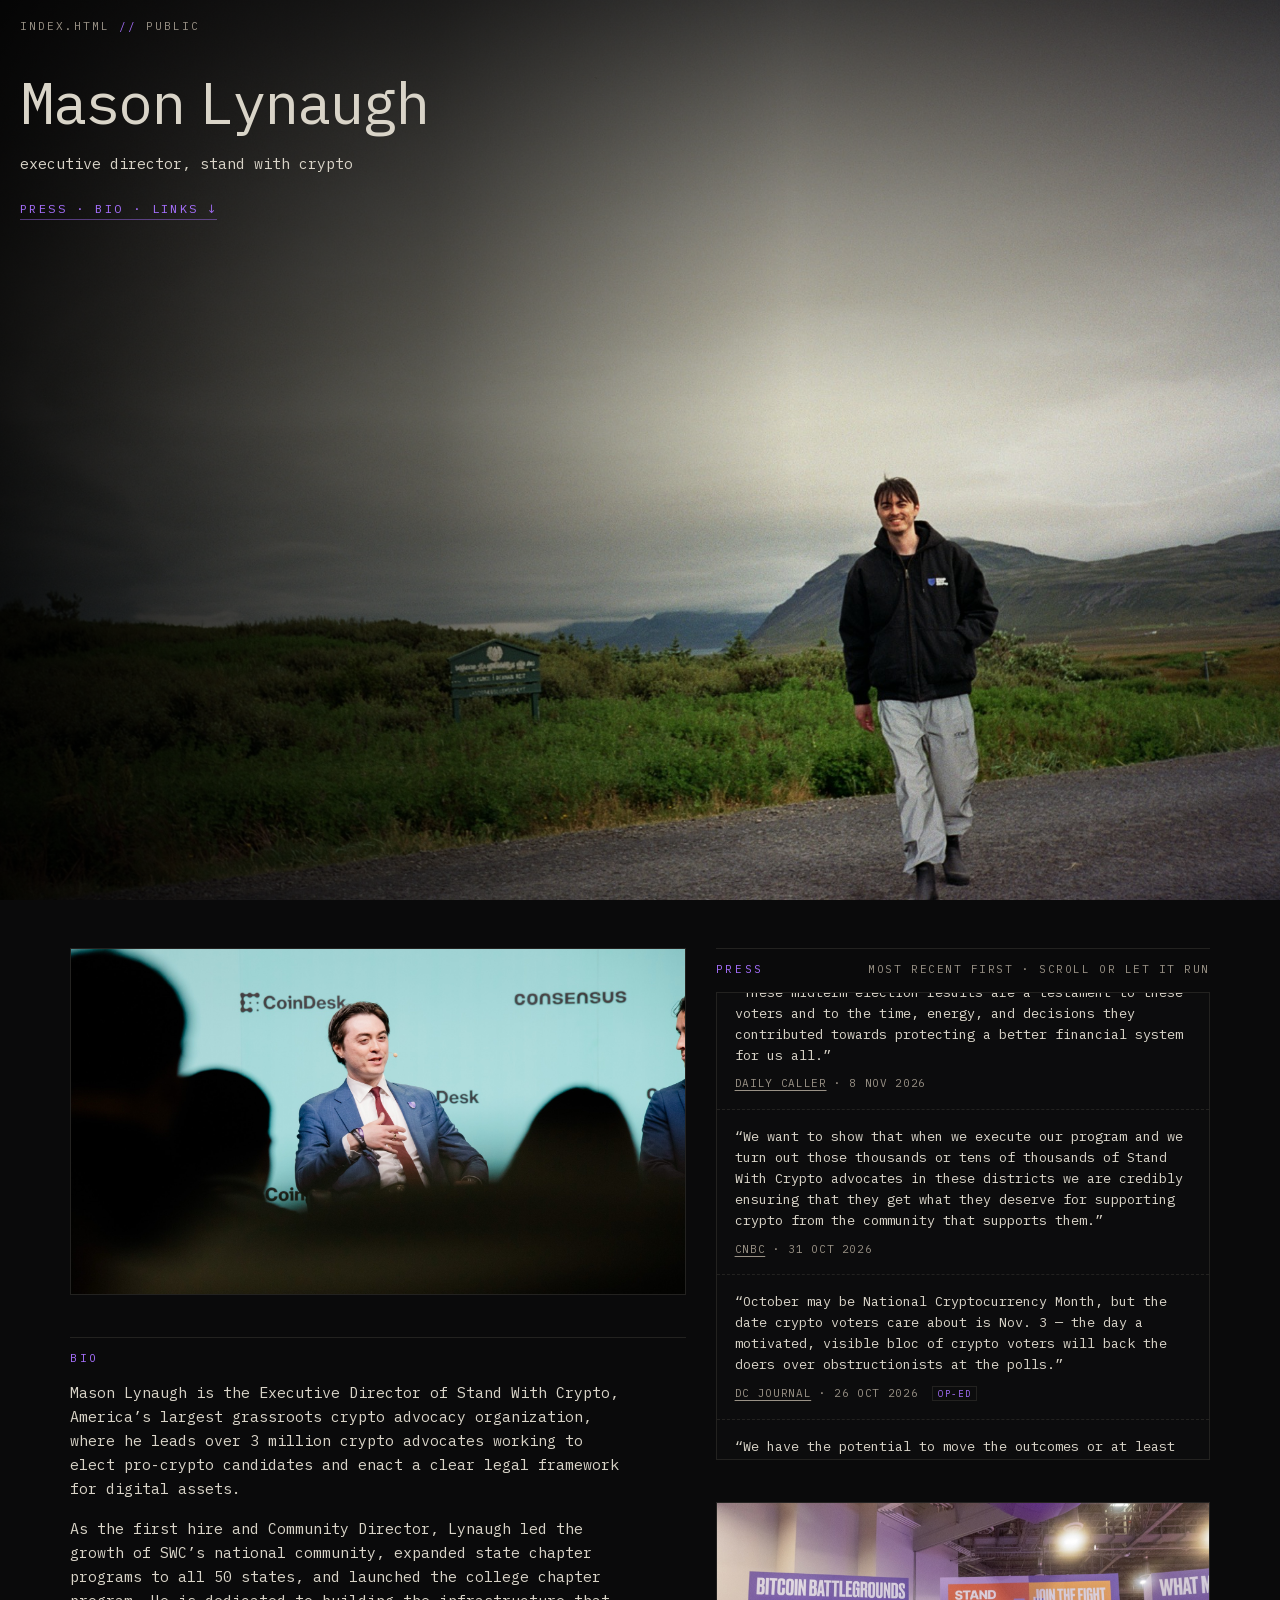
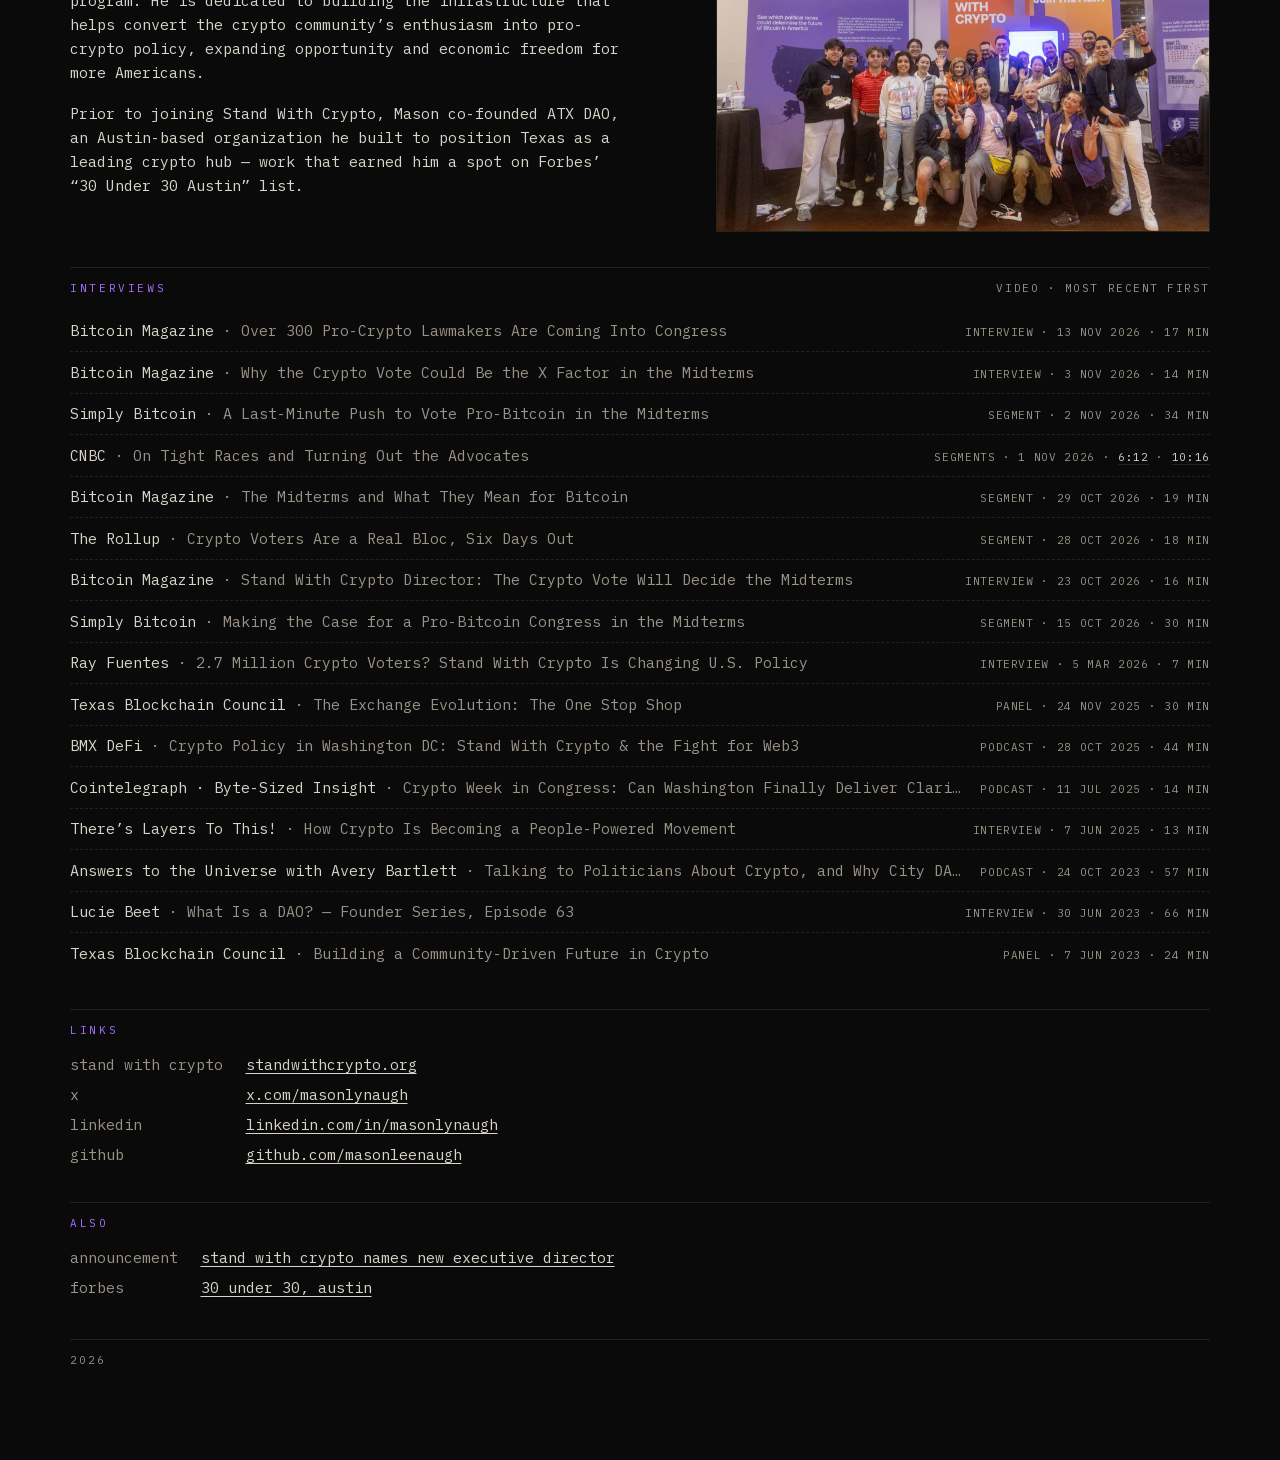
<file: index.html>
<!DOCTYPE html>
<html lang="en">
<head>
  <meta charset="utf-8" />
  <meta name="viewport" content="width=device-width, initial-scale=1" />
  <title>Mason Lynaugh — Executive Director, Stand With Crypto</title>
  <meta name="description" content="Mason Lynaugh is a community organizer serving as the Executive Director of Stand With Crypto, America's largest grassroots crypto advocacy organization." />
  <link rel="canonical" href="https://www.masonlynaugh.com/" />
  <link rel="icon" href="/favicon.svg" type="image/svg+xml" />
  <link rel="preload" href="/fonts/ibm-plex-mono-400-latin.woff2" as="font" type="font/woff2" crossorigin />

  <meta property="og:type" content="profile" />
  <meta property="og:site_name" content="Mason Lynaugh" />
  <meta property="og:title" content="Mason Lynaugh" />
  <meta property="og:description" content="Mason Lynaugh is a community organizer serving as the Executive Director of Stand With Crypto, America's largest grassroots crypto advocacy organization." />
  <meta property="og:url" content="https://www.masonlynaugh.com/" />
  <meta property="og:image" content="https://www.masonlynaugh.com/og.jpg" />
  <meta property="og:image:width" content="1200" />
  <meta property="og:image:height" content="630" />
  <meta property="og:image:alt" content="Mason Lynaugh walking a gravel road in the Westfjords, Iceland" />
  <meta property="profile:first_name" content="Mason" />
  <meta property="profile:last_name" content="Lynaugh" />

  <meta name="twitter:card" content="summary_large_image" />
  <meta name="twitter:site" content="@masonlynaugh" />
  <meta name="twitter:creator" content="@masonlynaugh" />
  <meta name="twitter:title" content="Mason Lynaugh" />
  <meta name="twitter:description" content="Mason Lynaugh is a community organizer serving as the Executive Director of Stand With Crypto, America's largest grassroots crypto advocacy organization." />
  <meta name="twitter:image" content="https://www.masonlynaugh.com/og.jpg" />
  <style>
    /* Self-hosted so the page makes no third-party request. IBM Plex Mono is
       licensed under the SIL Open Font License 1.1; see fonts/OFL.txt.
       unicode-range means the browser fetches only the subset it needs. */
    @font-face {
      font-family:"IBM Plex Mono";
      font-style:normal;
      font-weight:400;
      font-display:swap;
      src:url("/fonts/ibm-plex-mono-400-latin.woff2") format("woff2");
      unicode-range:U+0000-00FF, U+0131, U+0152-0153, U+02BB-02BC, U+02C6, U+02DA, U+02DC, U+0304, U+0308, U+0329, U+2000-206F, U+20AC, U+2122, U+2191, U+2193, U+2212, U+2215, U+FEFF, U+FFFD;
    }
    @font-face {
      font-family:"IBM Plex Mono";
      font-style:normal;
      font-weight:400;
      font-display:swap;
      src:url("/fonts/ibm-plex-mono-400-latin-ext.woff2") format("woff2");
      unicode-range:U+0100-02BA, U+02BD-02C5, U+02C7-02CC, U+02CE-02D7, U+02DD-02FF, U+0304, U+0308, U+0329, U+1D00-1DBF, U+1E00-1E9F, U+1EF2-1EFF, U+2020, U+20A0-20AB, U+20AD-20C0, U+2113, U+2C60-2C7F, U+A720-A7FF;
    }
    :root {
      --bg:#0a0a0b;
      --fg:#d9d4c8;
      --accent:#a770ff;
      --dim:#9a9286;
      --line:#232220;
    }
    * { box-sizing:border-box; margin:0; padding:0; }
    body {
      background:var(--bg);
      color:var(--fg);
      font-family:"IBM Plex Mono", ui-monospace, SFMono-Regular, "SF Mono", Menlo, Consolas, monospace;
      font-size:15px;
      line-height:1.6;
      -webkit-font-smoothing:antialiased;
    }
    ::selection { background:var(--accent); color:#000; }
    a { color:inherit; text-underline-offset:3px; }
    a:hover { background:var(--accent); color:#000; text-decoration:none; }

    /* ---------- hero ---------- */

    .hero {
      position:relative;
      min-height:100vh;
      display:flex;
      align-items:flex-start;
      padding:74px 20px 54px;
      /* figure sits low and right in frame, balancing the copy block
         sitting high on the left */
      background:#0b0b0b url("hero.jpg") 78% 62% / cover no-repeat;
      overflow:hidden;
    }
    .hero::after {
      content:"";
      position:absolute; inset:0;
      background:linear-gradient(90deg, rgba(0,0,0,.9) 0%, rgba(0,0,0,.55) 34%, rgba(0,0,0,0) 62%),
                 linear-gradient(180deg, rgba(0,0,0,.72) 0%, rgba(0,0,0,0) 46%);
      pointer-events:none;
    }
    .hero .inner { position:relative; z-index:2; max-width:52ch; }

    .path {
      position:absolute; top:18px; left:20px; z-index:2;
      color:var(--dim); font-size:11px; letter-spacing:.18em; text-transform:uppercase;
    }
    .path b { color:var(--accent); font-weight:400; }

    /* the hero is a full screen with two lines on it; without this nobody
       knows the page continues */
    .more {
      margin-top:1.9em;
      font-size:12px; letter-spacing:.2em; text-transform:uppercase;
      color:var(--accent);
    }
    .more a {
      color:inherit;
      text-decoration:none;
      border-bottom:1px solid rgba(167,112,255,.45);
      padding-bottom:3px;
    }
    .more a:hover { background:var(--accent); color:#000; border-bottom-color:transparent; }
    /* a small nudge downward, so the cue reads as an instruction */
    .more .arrow { display:inline-block; animation:nudge 2.4s ease-in-out infinite; }
    @keyframes nudge {
      0%, 62%, 100% { transform:translateY(0); }
      78%           { transform:translateY(3px); }
    }
    @media (prefers-reduced-motion: reduce) {
      .more .arrow { animation:none; }
    }

    h1 {
      font-size:clamp(2.1rem, 7.5vw, 3.6rem);
      font-weight:400;
      letter-spacing:-.04em;
      word-spacing:-.3em;
      line-height:1;
      margin-bottom:.35em;
    }
    .role { margin-bottom:0; }


    /* ---------- body ---------- */

    main { max-width:1180px; margin:0 auto; padding:0 20px 90px; }

    /* below the fold: photograph left, feed right. The right column begins at
       54% so it lands under the figure standing in the hero above it. */
    .below {
      display:grid;
      grid-template-columns:54% 1fr;
      gap:0 30px;
      align-items:start;
      margin-top:3.2em;
    }
    .below .pic { margin:0; }
    .below .booth { margin-top:2.8em; }
    .below .col { min-width:0; }
    .bio-full { margin-top:2.8em; }
    .bio-full p { margin-bottom:1.1em; max-width:62ch; }
    .bio-full p:last-child { margin-bottom:0; }
    .below .pressbox { min-width:0; }
    .below h2 { margin-top:0; }

    h2 {
      font-size:11px; font-weight:400; letter-spacing:.24em; text-transform:uppercase;
      color:var(--accent);
      border-top:1px solid var(--line);
      padding-top:12px;
      margin:3.2em 0 1.2em;
      display:flex; justify-content:space-between; gap:12px;
    }
    h2 em { font-style:normal; color:var(--dim); letter-spacing:.14em; }

    /* ---------- press: a real scroller that also drifts ---------- */

    .feed {
      height:clamp(320px, 52vh, 560px);
      overflow-y:auto;
      overscroll-behavior:contain;
      border:1px solid var(--line);
      background:#0c0c0d;
      /* NB: do not set scrollbar-width here. In Chrome the standard property
         disables the ::-webkit-scrollbar rules below, which turns the bar
         back into an invisible overlay. Firefox falls back to the two
         scrollbar-* declarations in the @supports block underneath. */
    }
    .feed::-webkit-scrollbar { width:12px; }
    .feed::-webkit-scrollbar-track { background:#131313; border-left:1px solid var(--line); }
    .feed::-webkit-scrollbar-thumb { background:var(--accent); border:3px solid #131313; }
    .feed::-webkit-scrollbar-thumb:hover { background:#c19dff; }

    /* Firefox has no ::-webkit-scrollbar; give it the standard properties,
       scoped so Chrome never sees them. */
    @supports (-moz-appearance:none) {
      .feed { scrollbar-width:thin; scrollbar-color:var(--accent) #131313; }
    }

    .feed ul { list-style:none; }
    .feed li {
      padding:16px 18px;
      border-bottom:1px dashed var(--line);
      font-size:13.5px;
      line-height:1.55;
    }
    .feed li:last-child { border-bottom:0; }
    .feed .q { display:block; margin-bottom:.5em; }
    /* rows carrying reported text rather than a pull quote; the missing
       quotation marks are the only distinction, no indent */
    .feed .head { display:block; margin-bottom:.5em; color:var(--fg); }
    .feed .src { color:var(--dim); font-size:11px; letter-spacing:.06em; text-transform:uppercase; }
    .feed .tag {
      color:var(--accent); border:1px solid var(--line);
      font-size:9px; letter-spacing:.18em; text-transform:uppercase;
      padding:1px 5px; margin-left:6px;
    }

    figure { margin:2.6em 0 0; }
    figure img { display:block; width:100%; height:auto; border:1px solid var(--line); }

    .links { display:grid; grid-template-columns:max-content 1fr; gap:.4em 2.5ch; }
    .links dt { color:var(--dim); }

    /* ---------- interviews: a short static list, not a second feed ----------
       A short list reads as complete; the drifting feed next door is for the
       press rows, where volume is the point. Deliberately not a scroller.

       One line per row. The venue leads because it is the recognisable part
       and must never be the thing that gets cut; the title trails it and
       ellipsises. min-width:0 is what lets a grid child actually shrink —
       without it the track floors at the text's intrinsic width and nothing
       truncates. Full titles stay in the markup, so nothing is lost to a
       crawler, only to the eye. */

    .talks { list-style:none; }
    .talks li { border-bottom:1px dashed var(--line); padding:.55em 0; }
    .talks li:last-child { border-bottom:0; }
    .talks > li > a, .talks .parts { display:grid;
               grid-template-columns:1fr max-content; gap:2ch;
               align-items:baseline; }
    .talks a { text-decoration:none; }
    .talks .tl { color:var(--dim); min-width:0;
                 white-space:nowrap; overflow:hidden; text-overflow:ellipsis; }
    .talks .tl b { color:var(--fg); font-weight:400; }
    .talks a:hover .tl b, .talks a:focus-visible .tl b,
    .talks a.tl:hover b, .talks a.tl:focus-visible b { color:var(--accent); }
    .talks .meta { color:var(--dim); font-size:11px; letter-spacing:.06em;
                   text-transform:uppercase; white-space:nowrap; }

    /* One broadcast, two cuts of him. The row keeps its shape: the title
       opens the first cut, and each timestamp in the meta opens its own.
       Anchors cannot nest, so this row grids a wrapper instead of a link —
       hence the > li > a above, which leaves these inner ones alone. */
    .talks .meta a { color:var(--fg); border-bottom:1px solid var(--line); }
    .talks .meta a:hover, .talks .meta a:focus-visible {
                   color:var(--accent); border-bottom-color:var(--accent); }

    footer {
      margin-top:3.6em; padding-top:12px; border-top:1px solid var(--line);
      color:var(--dim); font-size:11px; letter-spacing:.18em; text-transform:uppercase;
      display:flex; justify-content:space-between; gap:12px;
    }

    @media (max-width:700px) {
      body { font-size:14px; }
      /* copy sits at the top here, so the scrim has to weight the top too,
         and the figure drops low to stay clear of it */
      .hero { min-height:94vh; padding:56px 15px 40px; background-position:76% 82%; }
      .hero::after {
        background:linear-gradient(180deg, rgba(0,0,0,.92) 0%, rgba(0,0,0,.72) 26%, rgba(0,0,0,.15) 52%, rgba(0,0,0,0) 70%);
      }
      main { padding:0 15px 64px; }
      h2 em { display:none; }        /* no room for the subtitle; it wraps badly */
      .below { grid-template-columns:1fr; gap:0; margin-top:2.2em; }
      .below .pressbox { margin-top:2.4em; }
      .feed { height:300px; }
      .links { grid-template-columns:1fr; gap:0; }
      .talks > li > a, .talks .parts { grid-template-columns:1fr; }
      .talks .tl { white-space:normal; overflow:visible; }
      .links dd { margin-bottom:.7em; }
    }
  </style>
</head>
<body>

  <section class="hero">
    <p class="path">index.html<b> // </b>public</p>
    <div class="inner">
      <h1>Mason Lynaugh</h1>
      <p class="role">executive director, stand with crypto</p>
      <p class="more"><a href="#more">press &middot; bio &middot; links <span class="arrow">&darr;</span></a></p>
    </div>
  </section>

  <main>

    <div class="below" id="more">

      <div class="col">
        <figure class="pic">
          <img src="consensus.jpg" width="2000" height="1125" loading="lazy"
               alt="Mason Lynaugh speaking on a panel at Consensus Miami" />
        </figure>

        <section class="bio-full">
          <h2><span>Bio</span></h2>
          <p>Mason Lynaugh is the Executive Director of Stand With Crypto, America&rsquo;s largest grassroots crypto advocacy organization, where he leads over 3 million crypto advocates working to elect pro-crypto candidates and enact a clear legal framework for digital assets.</p>
          <p>As the first hire and Community Director, Lynaugh led the growth of SWC&rsquo;s national community, expanded state chapter programs to all 50 states, and launched the college chapter program. He is dedicated to building the infrastructure that helps convert the crypto community&rsquo;s enthusiasm into pro-crypto policy, expanding opportunity and economic freedom for more Americans.</p>
          <p>Prior to joining Stand With Crypto, Mason co-founded ATX DAO, an Austin-based organization he built to position Texas as a leading crypto hub &mdash; work that earned him a spot on Forbes&rsquo; &ldquo;30 Under 30 Austin&rdquo; list.</p>
        </section>
      </div>

      <section class="pressbox">
        <h2><span>Press</span><em>most recent first &middot; scroll or let it run</em></h2>
        <div class="feed" id="feed" tabindex="0" aria-label="Press mentions, most recent first">
          <ul>
            <li>
              <span class="q">&ldquo;These midterm election results are a testament to these voters and to the time, energy, and decisions they contributed towards protecting a better financial system for us all.&rdquo;</span>
              <span class="src"><a target="_blank" rel="noopener noreferrer" href="https://dailycaller.com/2026/11/08/crypro-industry-vocal-enemies-2026-midterms/">Daily Caller</a> &middot; 8 Nov 2026</span>
            </li>
            <li>
              <span class="q">&ldquo;We want to show that when we execute our program and we turn out those thousands or tens of thousands of Stand With Crypto advocates in these districts we are credibly ensuring that they get what they deserve for supporting crypto from the community that supports them.&rdquo;</span>
              <span class="src"><a target="_blank" rel="noopener noreferrer" href="https://www.cnbc.com/2026/10/31/crypto-industry-spends-more-than-200-million-to-sway-the-midterms.html">CNBC</a> &middot; 31 Oct 2026</span>
            </li>
            <li>
              <span class="q">&ldquo;October may be National Cryptocurrency Month, but the date crypto voters care about is Nov. 3 &mdash; the day a motivated, visible bloc of crypto voters will back the doers over obstructionists at the polls.&rdquo;</span>
              <span class="src"><a target="_blank" rel="noopener noreferrer" href="https://dcjournal.com/the-senate-underestimated-these-voters-theyre-ready-to-send-a-message-on-election-day/">DC Journal</a> &middot; 26 Oct 2026 <span class="tag">op-ed</span></span>
            </li>
            <li>
              <span class="q">&ldquo;We have the potential to move the outcomes or at least play a significant factor in helping reelect these crypto champions.&rdquo;</span>
              <span class="src"><a target="_blank" rel="noopener noreferrer" href="https://www.reuters.com/legal/transactional/crypto-donors-navigate-mid-term-spending-dilemma-after-senate-bill-defeat-2026-10-07/">Reuters</a> &middot; 7 Oct 2026</span>
            </li>
            <li>
              <span class="q">&ldquo;For candidates we&rsquo;re supporting via endorsements, Stand With Crypto will invest in a multi-channel strategy that includes targeted SMS outreach, advertising efforts, robust digital organizing through email and social platforms, and on-the-ground activations from state and college chapters.&rdquo;</span>
              <span class="src"><a target="_blank" rel="noopener noreferrer" href="https://news.bgov.com/bloomberg-government-news/crypto-advocacy-rolls-out-bipartisan-endorsements-in-key-races">Bloomberg Government</a> &middot; 30 Sep 2026</span>
            </li>
            <li>
              <span class="q">&ldquo;Following the Senate&rsquo;s recent failure to advance the Digital Asset Market Clarity (CLARITY) Act, Stand With Crypto&rsquo;s more than three million advocates are shifting their energy and focus fully to ensuring we have pro-crypto champions in office who will carry forward our fight for clear rules of the road.&rdquo;</span>
              <span class="src"><a target="_blank" rel="noopener noreferrer" href="https://www.theblock.co/news/regulation/2026-09-30-crypto-advocacy-group-stand-with-crypto-first-senate-endorsements-after-failed-clarity-417223">The Block</a> &middot; 30 Sep 2026</span>
            </li>
            <li>
              <span class="q">&ldquo;Crypto voters are really millions of people that take crypto into account. They&rsquo;re going to vote and show they&rsquo;re a meaningful group, a group to be respected. We&rsquo;re laser focused on the midterms now.&rdquo;</span>
              <span class="src"><a target="_blank" rel="noopener noreferrer" href="https://news.bgov.com/bloomberg-government-news/cryptocurrency-bill-demise-schools-industry-in-washingtons-ways">Bloomberg Government</a> &middot; 17 Sep 2026</span>
            </li>
            <li>
              <span class="q">&ldquo;Every day without action is a day that American innovation, jobs, and investments continue to be shipped overseas.&rdquo;</span>
              <span class="src"><a target="_blank" rel="noopener noreferrer" href="https://www.nytimes.com/2026/09/15/technology/senate-blocks-crypto-bill.html">The New York Times</a> &middot; 15 Sep 2026</span>
            </li>
            <li>
              <span class="q">&ldquo;Today&rsquo;s vote was a failure of leadership. 67 million crypto-owning Americans have waited years for the basic clarity needed to use, build, and invest in digital assets safely. Today, the Senate chose to keep them waiting.&rdquo;</span>
              <span class="src"><a target="_blank" rel="noopener noreferrer" href="https://decrypt.co/378303/coinbase-crypto-group-midterms-vote-clarity-act">Decrypt</a> &middot; 15 Sep 2026</span>
            </li>
            <li>
              <span class="q">&ldquo;The results of today&rsquo;s vote make it clear which officials are with our community, and which are against us &mdash; and we&rsquo;ll make sure our advocates are ready to cast their ballots accordingly in this and future elections.&rdquo;</span>
              <span class="src"><a target="_blank" rel="noopener noreferrer" href="https://www.theblock.co/news/regulation/2026-09-15-this-one-stings-clarity-act-fails-senate-is-cryptos-biggest-regulatory-push-dead-415135">The Block</a> &middot; 15 Sep 2026</span>
            </li>
            <li>
              <span class="q">&ldquo;Our strategy during recess is &hellip; about demonstrating the presence and enthusiasm of our community, in every state and every congressional district.&rdquo;</span>
              <span class="src"><a target="_blank" rel="noopener noreferrer" href="https://www.reuters.com/legal/government/crypto-banks-take-lobbying-war-us-senators-home-states-ahead-key-vote-2026-09-09/">Reuters</a> &middot; 9 Sep 2026</span>
            </li>
            <li>
              <span class="q">&ldquo;In 2024 we were very much proving that the crypto voter is real. In 2026 we're very much showing that we have the organizing capacity and that our advocates are a true voting bloc that can move the needle.&rdquo;</span>
              <span class="src"><a target="_blank" rel="noopener noreferrer" href="https://www.reuters.com/legal/government/coinbase-backed-crypto-advocacy-group-endorses-32-us-midterm-candidates-2026-08-24/">Reuters</a> &middot; 24 Aug 2026</span>
            </li>
            <li>
              <span class="q">&ldquo;They overlook crypto voters at their own peril.&rdquo;</span>
              <span class="src"><a target="_blank" rel="noopener noreferrer" href="https://www.coindesk.com/policy/2026/08/24/crypto-political-group-details-list-of-u-s-congressional-allies-its-backing-this-year">CoinDesk</a> &middot; 24 Aug 2026</span>
            </li>
            <li>
              <span class="q">&ldquo;Advocates will be mobilizing in their communities during August recess to ensure their senators understand the urgency and necessity of enacting a fair, transparent legal framework.&rdquo;</span>
              <span class="src"><a target="_blank" rel="noopener noreferrer" href="https://rollcall.com/2026/08/18/crypto-bill-in-limbo-as-stakeholders-ramp-up-recess-efforts/">Roll Call</a> &middot; 18 Aug 2026</span>
            </li>
            <li>
              <span class="q">&ldquo;We have a choice. The new digital economy is here to stay. We can either take the initiative to shape it in a way that spreads the benefits broadly and promotes fairness and competition, or we can bury our heads in the sand and miss our best opportunity.&rdquo;</span>
              <span class="src"><a target="_blank" rel="noopener noreferrer" href="https://washingtonreporter.news/op-ed-mason-lynaugh-congress-is-getting-market-structure-right-for-millions-of-americans-now-its-time-to-get-it-done/">Washington Reporter</a> &middot; 25 Jun 2026 <span class="tag">op-ed</span></span>
            </li>
            <li>
              <span class="q">&ldquo;We are thrilled by the bipartisan momentum in Congress to enact this much-needed legislation, finally giving crypto users and developers clear rules of the road that will unlock innovation, protect consumers, and allow our community to secure America's leadership in the global blockchain economy.&rdquo;</span>
              <span class="src"><a target="_blank" rel="noopener noreferrer" href="https://www.banking.senate.gov/newsroom/majority/what-they-are-saying-industry-leaders-praise-chairman-scott-senate-banking-committee-on-advancing-bipartisan-clarity-act">Senate Banking Committee</a> &middot; 15 May 2026</span>
            </li>
            <li>
              <span class="q">&ldquo;The Clarity Act on the floor will be the most important vote that lawmakers have ever taken as it pertains to crypto.&rdquo;</span>
              <span class="src"><a target="_blank" rel="noopener noreferrer" href="https://www.theblock.co/news/regulation/2026-05-14-senate-banking-committee-advances-landmark-crypto-market-structure-bill-garners-some-democratic-support-401341">The Block</a> &middot; 14 May 2026</span>
            </li>
            <li>
              <span class="head">&ldquo;This year crypto voters are poised to play a powerful and decisive role at the ballot box,&rdquo; Lynaugh said, adding that the goal is to ensure the 120th Congress is &ldquo;the most pro-crypto session in America&rsquo;s history.&rdquo;</span>
              <span class="src"><a target="_blank" rel="noopener noreferrer" href="https://crypto.news/mason-lynaugh-lays-out-crypto-midterm-plan/">crypto.news</a> &middot; 7 May 2026</span>
            </li>
            <li>
              <span class="q">&ldquo;It's really going to be interesting to see how the margins are shaped by people who are voting specifically for crypto champions or against crypto antagonists.&rdquo;</span>
              <span class="src"><a target="_blank" rel="noopener noreferrer" href="https://www.semafor.com/article/03/26/2026/pro-crypto-group-launches-midterms-offensive">Semafor</a> &middot; 26 Mar 2026</span>
            </li>
            <li>
              <span class="q">&ldquo;This year crypto voters are poised to play a powerful and decisive role at the ballot box.&rdquo;</span>
              <span class="src"><a target="_blank" rel="noopener noreferrer" href="https://www.barrons.com/articles/coinbase-stock-crypto-midterm-elections-stand-with-crypto-fe1eee85">Barron's</a> &middot; 26 Mar 2026</span>
            </li>
            <li>
              <span class="head">Named executive director of Stand With Crypto, after leading the group&rsquo;s national grassroots and engagement strategy as community director.</span>
              <span class="src"><a target="_blank" rel="noopener noreferrer" href="https://www.politico.com/newsletters/politico-influence/2026/03/02/the-iranian-parliament-in-exile-primed-for-this-moment-00808140">Politico Influence</a> &middot; 2 Mar 2026 <span class="tag">mention</span></span>
            </li>
            <li>
              <span class="q">&ldquo;This is an issue that affects crypto voters and the average American very personally and, because of that, it really struck a chord.&rdquo;</span>
              <span class="src"><a target="_blank" rel="noopener noreferrer" href="https://news.bgov.com/bloomberg-government-news/banks-seek-to-knock-out-cryptos-incentives-for-stablecoin-users">Bloomberg Government</a> &middot; 21 Oct 2025</span>
            </li>
            <li>
              <span class="q">&ldquo;The Senate must act quickly and deliberately to pass market structure legislation. Congress has the opportunity to make America the definitive leader in the crypto industry.&rdquo;</span>
              <span class="src"><a target="_blank" rel="noopener noreferrer" href="https://rollcall.com/2025/10/20/senates-next-crypto-bill-slowed-by-language-in-stablecoin-law/">Roll Call</a> &middot; 20 Oct 2025</span>
            </li>
            <li>
              <span class="q">&ldquo;2026 is where we prove that the crypto voter is a defining constituency for the next generation.&rdquo;</span>
              <span class="src"><a target="_blank" rel="noopener noreferrer" href="https://punchbowl.news/article/vault/stand-with-crypto-seeks-voters/">Punchbowl News</a> &middot; 5 Sep 2025</span>
            </li>
            <li>
              <span class="q">&ldquo;Crypto voters are engaged, organized, and paying attention, and they want leaders who will protect their right to build, innovate, and participate in this new economy.&rdquo;</span>
              <span class="src"><a target="_blank" rel="noopener noreferrer" href="https://thehill.com/homenews/campaign/5466652-brown-vs-crypto-2026-senate-race/">The Hill</a> &middot; 25 Aug 2025</span>
            </li>
            <li>
              <span class="q">&ldquo;Always, from the beginning, it was about market structure. We have to codify how we want to treat crypto here.&rdquo;</span>
              <span class="src"><a target="_blank" rel="noopener noreferrer" href="https://www.semafor.com/article/08/12/2025/trump-gave-crypto-everything-he-could-the-industry-still-wants-more">Semafor</a> &middot; 12 Aug 2025</span>
            </li>
            <li>
              <span class="q">&ldquo;This moment is a reminder that groundbreaking legislation like GENIUS becomes law because of advocates who demand progress. Now, not only do we have a voice in the national conversation, but we also have momentum on our side.&rdquo;</span>
              <span class="src"><a target="_blank" rel="noopener noreferrer" href="https://www.theblock.co/news/regulation/2025-07-31-crypto-welcome-home-digital-asset-advocates-cheer-white-house-crypto-report-and-trump-administrations-support-365129">The Block</a> &middot; 31 Jul 2025</span>
            </li>
            <li>
              <span class="head">After the Clarity Act cleared the House Thursday afternoon, advocacy group Stand With Crypto&rsquo;s community director Mason Lynaugh said the vote &ldquo;moves us one step closer to a common-sense regulatory framework&rdquo; and urged Senate leaders &ldquo;to take swift action on this legislation and solidify America&rsquo;s global leadership in the blockchain economy.&rdquo;</span>
              <span class="src"><a target="_blank" rel="noopener noreferrer" href="https://www.cnn.com/2025/07/17/business/crypto-week-nightcap">CNN</a> &middot; 17 Jul 2025</span>
            </li>
            <li>
              <span class="q">&ldquo;A lot of these people were not civically engaged before, and I don&rsquo;t know if the genie&rsquo;s going back in the bottle.&rdquo;</span>
              <span class="src"><a target="_blank" rel="noopener noreferrer" href="https://www.nbcnews.com/politics/congress/democratic-divisions-emerge-congress-tackles-crypto-regulation-rcna212886">NBC News</a> &middot; 17 Jun 2025</span>
            </li>
            <li>
              <span class="q">&ldquo;Crypto voters are energized and eager to show elected officials and candidates alike that the 2024 elections were only the beginning.&rdquo;</span>
              <span class="src"><a target="_blank" rel="noopener noreferrer" href="https://www.washingtonexaminer.com/news/campaigns/congressional/3434396/crypto-2026-war-chest-congress/">Washington Examiner</a> &middot; 9 Jun 2025</span>
            </li>
            <li>
              <span class="head">Ahead of Monday night&rsquo;s vote, Stand with Crypto Community Director Mason Lynaugh said the group&rsquo;s 2.2 million supporters had an &ldquo;undeniable impact in the 2024 election&rdquo; and were watching the vote closely to hold lawmakers accountable.</span>
              <span class="src"><a target="_blank" rel="noopener noreferrer" href="https://www.foxbusiness.com/politics/crypto-industry-emerges-power-broker-key-2026-senate-races">Fox Business</a> &middot; 20 May 2025</span>
            </li>
          </ul>
        </div>

        <figure class="pic booth">
          <img src="booth.jpg" width="1600" height="1066" loading="lazy"
               alt="Mason Lynaugh with Stand With Crypto chapter presidents at Bitcoin Vegas" />
        </figure>
      </section>

    </div>


    <h2><span>Interviews</span><em>video &middot; most recent first</em></h2>
    <ul class="talks">
      <li>
        <a target="_blank" rel="noopener noreferrer" href="https://www.youtube.com/watch?v=kqAD0sjfkz0">
          <span class="tl"><b>Bitcoin Magazine</b> &middot; Over 300 Pro-Crypto Lawmakers Are Coming Into Congress</span>
          <span class="meta">interview &middot; 13 Nov 2026 &middot; 17 min</span>
        </a>
      </li>
      <li>
        <a target="_blank" rel="noopener noreferrer" href="https://www.youtube.com/watch?v=0EZYPufCp-E">
          <span class="tl"><b>Bitcoin Magazine</b> &middot; Why the Crypto Vote Could Be the X Factor in the Midterms</span>
          <span class="meta">interview &middot; 3 Nov 2026 &middot; 14 min</span>
        </a>
      </li>
      <li>
        <a target="_blank" rel="noopener noreferrer" href="https://www.youtube.com/watch?v=2eZ7niIR-0g&amp;t=2666s">
          <span class="tl"><b>Simply Bitcoin</b> &middot; A Last-Minute Push to Vote Pro-Bitcoin in the Midterms</span>
          <span class="meta">segment &middot; 2 Nov 2026 &middot; 34 min</span>
        </a>
      </li>
      <li>
        <div class="parts">
          <a class="tl" target="_blank" rel="noopener noreferrer" href="https://www.youtube.com/watch?v=W4xJ3L6Vp2Q&amp;t=372s"><b>CNBC</b> &middot; On Tight Races and Turning Out the Advocates</a>
          <span class="meta">segments &middot; 1 Nov 2026 &middot; <a target="_blank" rel="noopener noreferrer" href="https://www.youtube.com/watch?v=W4xJ3L6Vp2Q&amp;t=372s">6:12</a> &middot; <a target="_blank" rel="noopener noreferrer" href="https://www.youtube.com/watch?v=W4xJ3L6Vp2Q&amp;t=615s">10:16</a></span>
        </div>
      </li>
      <li>
        <a target="_blank" rel="noopener noreferrer" href="https://www.youtube.com/watch?v=OwO1T7pYRHo&amp;t=5415s">
          <span class="tl"><b>Bitcoin Magazine</b> &middot; The Midterms and What They Mean for Bitcoin</span>
          <span class="meta">segment &middot; 29 Oct 2026 &middot; 19 min</span>
        </a>
      </li>
      <li>
        <a target="_blank" rel="noopener noreferrer" href="https://www.youtube.com/watch?v=FhacQ3RTziw&amp;t=3896s">
          <span class="tl"><b>The Rollup</b> &middot; Crypto Voters Are a Real Bloc, Six Days Out</span>
          <span class="meta">segment &middot; 28 Oct 2026 &middot; 18 min</span>
        </a>
      </li>
      <li>
        <a target="_blank" rel="noopener noreferrer" href="https://bitcoinmagazine.com/videos/stand-with-crypto-director-the-crypto-vote-will-decide-the-midterms-mason-lynaugh">
          <span class="tl"><b>Bitcoin Magazine</b> &middot; Stand With Crypto Director: The Crypto Vote Will Decide the Midterms</span>
          <span class="meta">interview &middot; 23 Oct 2026 &middot; 16 min</span>
        </a>
      </li>
      <li>
        <a target="_blank" rel="noopener noreferrer" href="https://www.youtube.com/watch?v=HTy6CtlgIrQ&amp;t=3108s">
          <span class="tl"><b>Simply Bitcoin</b> &middot; Making the Case for a Pro-Bitcoin Congress in the Midterms</span>
          <span class="meta">segment &middot; 15 Oct 2026 &middot; 30 min</span>
        </a>
      </li>
      <li>
        <a target="_blank" rel="noopener noreferrer" href="https://www.youtube.com/watch?v=1Cplxug62JQ">
          <span class="tl"><b>Ray Fuentes</b> &middot; 2.7 Million Crypto Voters? Stand With Crypto Is Changing U.S. Policy</span>
          <span class="meta">interview &middot; 5 Mar 2026 &middot; 7 min</span>
        </a>
      </li>
      <li>
        <a target="_blank" rel="noopener noreferrer" href="https://www.youtube.com/watch?v=2RUyBuovDRs">
          <span class="tl"><b>Texas Blockchain Council</b> &middot; The Exchange Evolution: The One Stop Shop</span>
          <span class="meta">panel &middot; 24 Nov 2025 &middot; 30 min</span>
        </a>
      </li>
      <li>
        <a target="_blank" rel="noopener noreferrer" href="https://www.youtube.com/watch?v=dZY-NILzRYk">
          <span class="tl"><b>BMX DeFi</b> &middot; Crypto Policy in Washington DC: Stand With Crypto &amp; the Fight for Web3</span>
          <span class="meta">podcast &middot; 28 Oct 2025 &middot; 44 min</span>
        </a>
      </li>
      <li>
        <a target="_blank" rel="noopener noreferrer" href="https://podcasts.apple.com/us/podcast/crypto-week-in-congress-can-washington-finally-deliver/id1667543601">
          <span class="tl"><b>Cointelegraph &middot; Byte-Sized Insight</b> &middot; Crypto Week in Congress: Can Washington Finally Deliver Clarity?</span>
          <span class="meta">podcast &middot; 11 Jul 2025 &middot; 14 min</span>
        </a>
      </li>
      <li>
        <a target="_blank" rel="noopener noreferrer" href="https://www.youtube.com/watch?v=vREv19ZsgoQ">
          <span class="tl"><b>There&rsquo;s Layers To This!</b> &middot; How Crypto Is Becoming a People-Powered Movement</span>
          <span class="meta">interview &middot; 7 Jun 2025 &middot; 13 min</span>
        </a>
      </li>
      <li>
        <a target="_blank" rel="noopener noreferrer" href="https://podcasts.apple.com/us/podcast/mason-lynaugh-talking-to-politicians-about-crypto-and/id1698422758?i=1000632357116">
          <span class="tl"><b>Answers to the Universe with Avery Bartlett</b> &middot; Talking to Politicians About Crypto, and Why City DAOs Work So Well</span>
          <span class="meta">podcast &middot; 24 Oct 2023 &middot; 57 min</span>
        </a>
      </li>
      <li>
        <a target="_blank" rel="noopener noreferrer" href="https://www.youtube.com/watch?v=2Jbj1rFaVUs">
          <span class="tl"><b>Lucie Beet</b> &middot; What Is a DAO? &mdash; Founder Series, Episode 63</span>
          <span class="meta">interview &middot; 30 Jun 2023 &middot; 66 min</span>
        </a>
      </li>
      <li>
        <a target="_blank" rel="noopener noreferrer" href="https://www.youtube.com/watch?v=I7JkFG7IYDU">
          <span class="tl"><b>Texas Blockchain Council</b> &middot; Building a Community-Driven Future in Crypto</span>
          <span class="meta">panel &middot; 7 Jun 2023 &middot; 24 min</span>
        </a>
      </li>
    </ul>

    <h2><span>Links</span></h2>
    <dl class="links">
      <dt>stand with crypto</dt>
      <dd><a href="https://www.standwithcrypto.org">standwithcrypto.org</a></dd>
      <dt>x</dt>
      <dd><a href="https://x.com/masonlynaugh">x.com/masonlynaugh</a></dd>
      <dt>linkedin</dt>
      <dd><a href="https://www.linkedin.com/in/masonlynaugh">linkedin.com/in/masonlynaugh</a></dd>
      <dt>github</dt>
      <dd><a href="https://github.com/masonleenaugh">github.com/masonleenaugh</a></dd>
    </dl>

    <h2><span>Also</span></h2>
    <dl class="links">
      <dt>announcement</dt>
      <dd><a href="https://www.standwithcrypto.org/press/stand-with-crypto-announces-new-executive-director">stand with crypto names new executive director</a></dd>
      <dt>forbes</dt>
      <dd><a href="https://www.forbes.com/sites/forbesunder30team/2023/08/09/30-under-30-local-2023-austin/">30 under 30, austin</a></dd>
    </dl>

    <footer><span>2026</span></footer>

  </main>

<script>
(function () {
  "use strict";
  var feed = document.getElementById("feed");
  if (!feed) return;

  var reduced = window.matchMedia("(prefers-reduced-motion: reduce)").matches;
  if (reduced) return;                    // leave it as a plain scroller

  var PX_PER_SEC = 16;                    // slow drift, readable
  var RESUME_AFTER = 2600;                // ms of quiet before it starts again
  var paused = false, holdUntil = 0, carry = 0, last = null;

  function hold() { holdUntil = performance.now() + RESUME_AFTER; }

  feed.addEventListener("pointerenter", function () { paused = true; });
  feed.addEventListener("pointerleave", function () { paused = false; });
  feed.addEventListener("focusin",  function () { paused = true; });
  feed.addEventListener("focusout", function () { paused = false; });
  // any manual scroll wins; the drift waits its turn
  feed.addEventListener("wheel", hold, { passive:true });
  feed.addEventListener("touchstart", hold, { passive:true });
  feed.addEventListener("keydown", hold);

  function frame(now) {
    if (last === null) last = now;
    var dt = now - last;
    last = now;

    if (!paused && now > holdUntil && dt < 200) {
      carry += (dt / 1000) * PX_PER_SEC;
      var step = Math.floor(carry);
      if (step > 0) {
        carry -= step;
        if (feed.scrollTop + feed.clientHeight >= feed.scrollHeight - 1) {
          feed.scrollTop = 0;             // loop back to the top
        } else {
          feed.scrollTop += step;
        }
      }
    }
    requestAnimationFrame(frame);
  }
  requestAnimationFrame(frame);
})();
</script>

<script type="application/ld+json">
{
  "@context": "https://schema.org",
  "@type": "Person",
  "name": "Mason Lynaugh",
  "alternateName": "Mason Lee Lynaugh",
  "givenName": "Mason",
  "familyName": "Lynaugh",
  "url": "https://www.masonlynaugh.com/",
  "image": "https://www.masonlynaugh.com/consensus.jpg",
  "jobTitle": "Executive Director",
  "description": "Mason Lynaugh is a community organizer serving as the Executive Director of Stand With Crypto, America's largest grassroots crypto advocacy organization. He is a cofounder of ATX DAO and a recipient of Forbes 30 Under 30.",
  "worksFor": {
    "@type": "Organization",
    "name": "Stand With Crypto",
    "url": "https://www.standwithcrypto.org"
  },
  "affiliation": {
    "@type": "Organization",
    "name": "ATX DAO"
  },
  "award": "Forbes 30 Under 30, Austin (2023)",
  "knowsAbout": ["Cryptocurrency policy", "Grassroots advocacy", "CLARITY Act", "Digital asset regulation"],
  "sameAs": [
    "https://x.com/masonlynaugh",
    "https://www.linkedin.com/in/masonlynaugh",
    "https://github.com/masonleenaugh"
  ]
}
</script>
</body>
</html>
</file>
